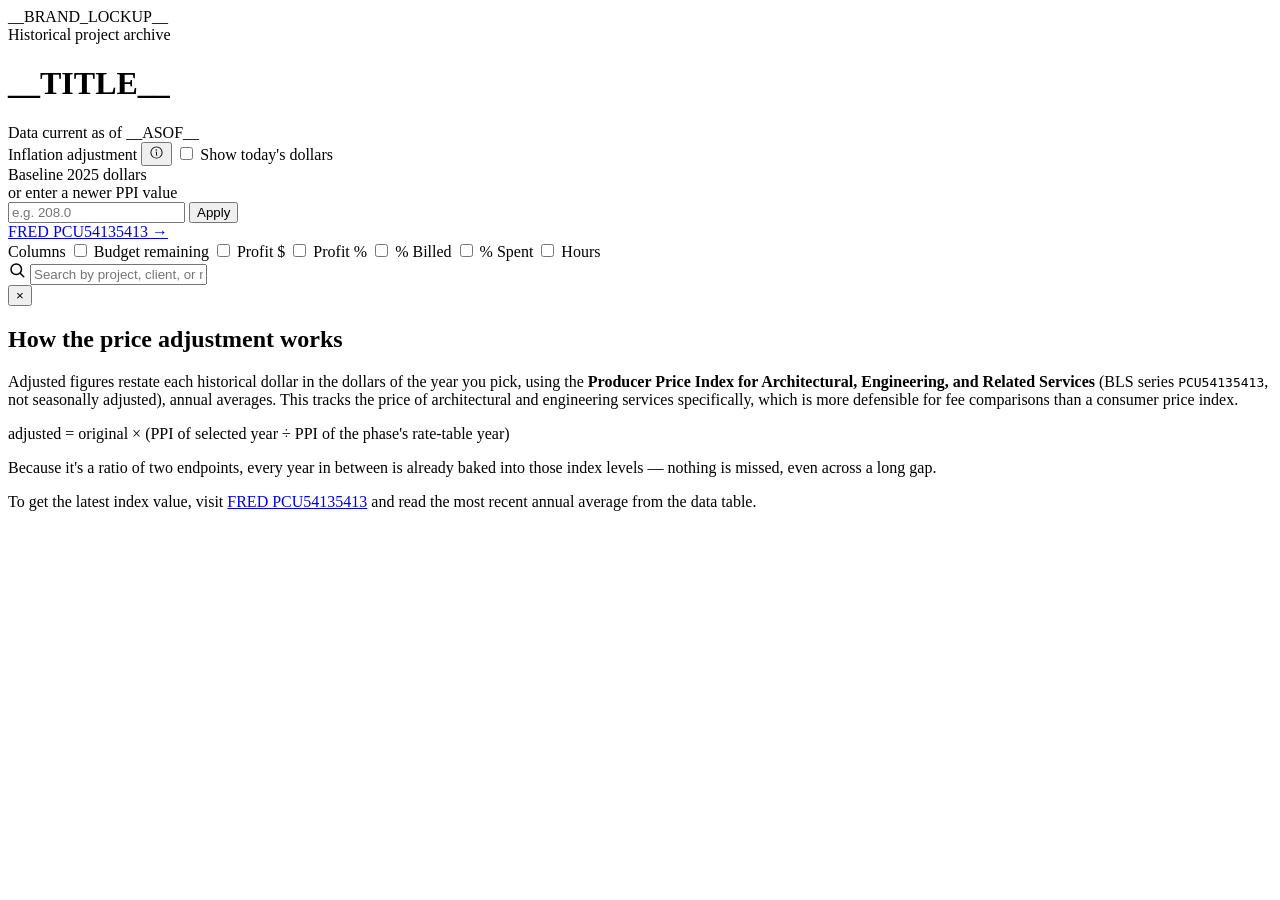
<file: archive-template.html>
<!doctype html>
<html lang="en">
    <head>
        <meta charset="UTF-8" />
        <meta name="viewport" content="width=device-width, initial-scale=1.0" />
        <title>__DOCTITLE__</title>
        <style>
            __STYLES__
        </style>
    </head>
    <body>
        <div class="wrap">
            __BRAND_LOCKUP__
            <div class="title-block">
                <div class="eyebrow">Historical project archive</div>
                <h1>__TITLE__</h1>
                <div class="asof">Data current as of __ASOF__</div>
            </div>

            <div class="infl" role="group" aria-label="Inflation adjustment">
                <span class="infl-label"
                    ><span class="dot"></span>Inflation adjustment
                    <button
                        class="info-btn"
                        id="infoBtn"
                        aria-label="About the inflation adjustment"
                    >
                        <svg
                            xmlns="http://www.w3.org/2000/svg"
                            width="15"
                            height="15"
                            fill="currentColor"
                            viewBox="0 0 256 256"
                        >
                            <path
                                d="M128,24A104,104,0,1,0,232,128,104.11,104.11,0,0,0,128,24Zm0,192a88,88,0,1,1,88-88A88.1,88.1,0,0,1,128,216Zm16-40a8,8,0,0,1-8,8,16,16,0,0,1-16-16V128a8,8,0,0,1,0-16,16,16,0,0,1,16,16v40A8,8,0,0,1,144,176ZM112,84a12,12,0,1,1,12,12A12,12,0,0,1,112,84Z"
                            ></path>
                        </svg>
                    </button>
                </span>
                <label class="toggle-wrap">
                    <span class="switch"
                        ><input type="checkbox" id="adjToggle" /><span
                            class="slider"
                        ></span
                    ></span>
                    Show today's dollars
                </label>
                <div class="infl-when-on">
                    <div class="infl-group">
                        <span class="infl-sub">Baseline</span>
                        <span class="infl-fixed" id="baselineLabel"
                            >2025 dollars</span
                        >
                    </div>
                    <span class="infl-or">or enter a newer PPI value</span>
                    <div class="infl-group">
                        <input
                            type="text"
                            id="manualCpi"
                            inputmode="decimal"
                            placeholder="e.g. 208.0"
                            aria-label="Manual PPI index value"
                        />
                        <button class="btn-apply" id="applyCpi">Apply</button>
                    </div>
                    <a
                        class="source-link"
                        href="https://fred.stlouisfed.org/series/PCU54135413"
                        target="_blank"
                        rel="noopener"
                        >FRED PCU54135413 →</a
                    >
                    <div class="infl-status" id="inflStatus"></div>
                </div>
            </div>

            <div class="col-toggles" role="group" aria-label="Optional columns">
                <span class="col-toggles-label">Columns</span>
                <label class="col-toggle-wrap"
                    ><input type="checkbox" id="colRemaining" /> Budget
                    remaining</label
                >
                <label class="col-toggle-wrap"
                    ><input type="checkbox" id="colProfit" /> Profit $</label
                >
                <label class="col-toggle-wrap"
                    ><input type="checkbox" id="colProfitPct" /> Profit %</label
                >
                <label class="col-toggle-wrap"
                    ><input type="checkbox" id="colBilledPct" /> % Billed</label
                >
                <label class="col-toggle-wrap"
                    ><input type="checkbox" id="colSpentPct" /> % Spent</label
                >
                <label class="col-toggle-wrap"
                    ><input type="checkbox" id="hoursToggle" /> Hours</label
                >
            </div>

            <div class="controls">
                <div class="search-row">
                    <svg
                        width="18"
                        height="18"
                        viewBox="0 0 24 24"
                        fill="none"
                        stroke="currentColor"
                        stroke-width="2"
                        stroke-linecap="round"
                    >
                        <circle cx="11" cy="11" r="7"></circle>
                        <line x1="21" y1="21" x2="16.65" y2="16.65"></line>
                    </svg>
                    <input
                        type="text"
                        id="search"
                        placeholder="Search by project, client, or number…"
                        autocomplete="off"
                    />
                </div>
            </div>

            <main class="list" id="list" aria-live="polite"></main>
        </div>

        <div
            class="modal-backdrop"
            id="modal"
            role="dialog"
            aria-modal="true"
            aria-labelledby="modalTitle"
        >
            <div class="modal">
                <button class="modal-close" id="modalClose" aria-label="Close">
                    &times;
                </button>
                <h2 id="modalTitle">How the price adjustment works</h2>
                <p>
                    Adjusted figures restate each historical dollar in the
                    dollars of the year you pick, using the
                    <strong
                        >Producer Price Index for Architectural, Engineering,
                        and Related Services</strong
                    >
                    (BLS series <code>PCU54135413</code>, not seasonally
                    adjusted), annual averages. This tracks the price of
                    architectural and engineering services specifically, which
                    is more defensible for fee comparisons than a consumer price
                    index.
                </p>
                <p class="formula">
                    adjusted = original &times; (PPI of selected year &divide;
                    PPI of the phase's rate-table year)
                </p>
                <p>
                    Because it's a ratio of two endpoints, every year in between
                    is already baked into those index levels — nothing is
                    missed, even across a long gap.
                </p>
                <p>
                    To get the latest index value, visit
                    <a
                        href="https://fred.stlouisfed.org/series/PCU54135413"
                        target="_blank"
                        rel="noopener"
                        >FRED PCU54135413</a
                    >
                    and read the most recent annual average from the data table.
                </p>
            </div>
        </div>

        <script>
            // Producer Price Index for Architectural, Engineering, and Related Services
            // BLS series PCU54135413 (via FRED: fred.stlouisfed.org/series/PCU54135413)
            // Annual averages 2010–2025; 2026 is a partial average (Jan–May).
            const PPI_AE = {
                2010: 143.5,
                2011: 145.5,
                2012: 147.5,
                2013: 149.9,
                2014: 152.2,
                2015: 156.2,
                2016: 159.4,
                2017: 162.9,
                2018: 166.5,
                2019: 170.1,
                2020: 170.6,
                2021: 174.9,
                2022: 183.1,
                2023: 189.0,
                2024: 193.3,
                2025: 197.7,
                2026: 200.8,
            };
            const DEFAULT_YEAR = 2025;

            const PROJECTS = __PROJECTS__;

            const state = {
                level: PPI_AE[DEFAULT_YEAR],
                manual: false,
                showAdj: false,
                search: "",
            };
            const formatUsd = (n) => "$" + Math.round(n).toLocaleString("en-US");
            const adj = (val, yr) =>
                val * (state.level / (PPI_AE[yr] || PPI_AE[DEFAULT_YEAR]));

            function projTotals(p) {
                return p.phases.reduce(
                    (t, ph) => {
                        t.contract += ph.contract;
                        t.billed += ph.billed;
                        t.spent += ph.spent;
                        t.cost += ph.cost;
                        t.hours += ph.hours || 0;
                        t.contractAdj += adj(ph.contract, ph.yr);
                        t.billedAdj += adj(ph.billed, ph.yr);
                        t.spentAdj += adj(ph.spent, ph.yr);
                        t.costAdj += adj(ph.cost, ph.yr);
                        return t;
                    },
                    {
                        contract: 0,
                        billed: 0,
                        spent: 0,
                        cost: 0,
                        hours: 0,
                        contractAdj: 0,
                        billedAdj: 0,
                        spentAdj: 0,
                        costAdj: 0,
                    },
                );
            }

            function renderStatus() {
                const lvl = state.level.toFixed(1);
                const yrTxt = state.manual
                    ? "a custom PPI value"
                    : DEFAULT_YEAR + " dollars";
                document.getElementById("inflStatus").innerHTML =
                    "Showing values in <b>" +
                    yrTxt +
                    "</b> &middot; A/E Services PPI <b>" +
                    lvl +
                    "</b>" +
                    (state.manual
                        ? " (manual)"
                        : " (annual avg · FRED PCU54135413)");
            }

            function tip(text) {
                return (
                    '<span class="tip" tabindex="0" data-tip="' +
                    text.replace(/"/g, "&quot;") +
                    '">' +
                    '<svg xmlns="http://www.w3.org/2000/svg" width="13" height="13" fill="currentColor" viewBox="0 0 256 256">' +
                    '<path d="M128,24A104,104,0,1,0,232,128,104.11,104.11,0,0,0,128,24Zm0,192a88,88,0,1,1,88-88A88.1,88.1,0,0,1,128,216Zm16-40a8,8,0,0,1-8,8,16,16,0,0,1-16-16V128a8,8,0,0,1,0-16,16,16,0,0,1,16,16v40A8,8,0,0,1,144,176ZM112,84a12,12,0,1,1,12,12A12,12,0,0,1,112,84Z"></path>' +
                    "</svg></span>"
                );
            }

            function marginBar(billed, cost) {
                if (!cost)
                    return '<div class="margin-bar"><span class="m-val">—</span></div>';
                const ratio = billed / cost,
                    isLoss = ratio < 1,
                    widthPct = Math.max(2, (Math.min(ratio, 2) / 2) * 100);
                return (
                    '<div class="margin-bar"><div class="m-track"><div class="m-mark"></div>' +
                    '<div class="m-fill ' +
                    (isLoss ? "loss" : "") +
                    '" style="width:' +
                    widthPct +
                    '%"></div></div>' +
                    '<span class="m-val ' +
                    (isLoss ? "loss" : "") +
                    '">' +
                    ratio.toFixed(2) +
                    "×</span></div>"
                );
            }
            function miniMargin(billed, cost) {
                if (!cost)
                    return '<div class="mini-margin"><span class="ml">Margin</span>—</div>';
                const ratio = billed / cost;
                return (
                    '<div class="mini-margin ' +
                    (ratio < 1 ? "loss" : "") +
                    '"><span class="ml">Margin</span>' +
                    ratio.toFixed(2) +
                    "×</div>"
                );
            }
            function moneyCell(val, yr) {
                return (
                    '<td class="num"><span class="h">' +
                    formatUsd(val) +
                    '</span><span class="a">' +
                    formatUsd(adj(val, yr)) +
                    "</span></td>"
                );
            }
            function pct(n, d) {
                return d ? (n / d) * 100 : null;
            }
            function formatPercent(v) {
                return v == null ? "—" : v.toFixed(1) + "%";
            }
            // Cells for the optional computed columns. `row` is either a phase or the
            // totals object — both expose contract/billed/spent/cost, so the same math
            // works for body rows and the tfoot. All figures are historical (not inflation
            // adjusted). Losses/over-budget percentages are wrapped in red.
            function computedCells(row) {
                var budgetRemaining = row.contract - row.spent;
                var profitDollars = row.billed - row.cost;
                var profitPct = pct(profitDollars, row.billed);
                var billedPct = pct(row.billed, row.contract);
                var spentPct = pct(row.spent, row.contract);
                var redIfNegative = function (value, format) {
                    return value != null && value < 0
                        ? '<span class="cv-neg">' + format(value) + "</span>"
                        : format(value);
                };
                var redIfOverBudget = function (value, format) {
                    return value != null && value > 100
                        ? '<span class="cv-over">' + format(value) + "</span>"
                        : format(value);
                };
                return (
                    '<td class="num col-remaining">' +
                    redIfNegative(budgetRemaining, formatUsd) +
                    "</td>" +
                    '<td class="num col-profit">' +
                    redIfNegative(profitDollars, formatUsd) +
                    "</td>" +
                    '<td class="num col-profit-pct">' +
                    redIfNegative(profitPct, formatPercent) +
                    "</td>" +
                    '<td class="num col-billed-pct">' +
                    redIfOverBudget(billedPct, formatPercent) +
                    "</td>" +
                    '<td class="num col-spent-pct">' +
                    redIfOverBudget(spentPct, formatPercent) +
                    "</td>"
                );
            }
            function hoursCell(hours, buckets) {
                var rows = (buckets || [])
                    .map(function (b) {
                        return (
                            '<span class="role-row"><span class="role-lbl">' +
                            b[0] +
                            '</span><span class="role-hrs">' +
                            b[1].toFixed(1) +
                            "h</span></span>"
                        );
                    })
                    .join("");
                return (
                    '<td class="num hours-col"><span class="hrs-total">' +
                    (hours || 0).toFixed(1) +
                    "h</span>" +
                    (rows
                        ? '<span class="role-detail">' + rows + "</span>"
                        : "") +
                    " </td>"
                );
            }
            function allHourlyNoContract(p) {
                return (
                    p.phases.length > 0 &&
                    p.phases.every(
                        (ph) =>
                            ph.bill === "hourly" &&
                            (!ph.contract || ph.contract === 0),
                    )
                );
            }
            function phaseTable(p) {
                const t = projTotals(p);
                const rows = p.phases
                    .map(
                        (ph) =>
                            '<tr><td class="ph-name">' +
                            ph.phase +
                            '<span class="yr">Started ' +
                            ph.yr +
                            "</span></td>" +
                            '<td><span class="bill ' +
                            ph.bill +
                            '">' +
                            ph.bill +
                            "</span></td>" +
                            moneyCell(ph.contract, ph.yr) +
                            moneyCell(ph.billed, ph.yr) +
                            moneyCell(ph.spent, ph.yr) +
                            moneyCell(ph.cost, ph.yr) +
                            computedCells(ph) +
                            hoursCell(ph.hours, ph.role_buckets) +
                            '<td class="margin-cell">' +
                            marginBar(ph.billed, ph.cost) +
                            "</td></tr>",
                    )
                    .join("");
                return (
                    '<div class="detail"><div class="table-wrap"><div class="table-scroll"><table>' +
                    "<thead><tr>" +
                    '<th class="l"><span class="th-label">Phase</span></th>' +
                    '<th class="l"><span class="th-label">Billing' +
                    tip(
                        "Billing method — fixed fee or hourly (time & materials)",
                    ) +
                    "</span></th>" +
                    '<th><span class="th-label">Contract' +
                    tip("Contracted fee amount for this phase") +
                    "</span></th>" +
                    '<th><span class="th-label">Contract billed' +
                    tip(
                        "Fees invoiced to the client, excluding reimbursable expense pass-throughs (Billed Extra)",
                    ) +
                    "</span></th>" +
                    '<th><span class="th-label">Budget spent' +
                    tip(
                        "Billable hours × bill rate. May differ slightly from BQE Core for phases with legacy entries not accessible via the API.",
                    ) +
                    "</span></th>" +
                    '<th><span class="th-label">Cost' +
                    tip(
                        "Staff time at cost rates plus non-reimbursable expenses",
                    ) +
                    "</span></th>" +
                    '<th class="col-remaining"><span class="th-label">Budget remaining' +
                    tip("Contract minus budget spent") +
                    "</span></th>" +
                    '<th class="col-profit"><span class="th-label">Profit $' +
                    tip("Contract billed minus cost") +
                    "</span></th>" +
                    '<th class="col-profit-pct"><span class="th-label">Profit %' +
                    tip("(Billed − cost) ÷ billed") +
                    "</span></th>" +
                    '<th class="col-billed-pct"><span class="th-label">% Billed' +
                    tip("Contract billed as a percentage of contracted fee") +
                    "</span></th>" +
                    '<th class="col-spent-pct"><span class="th-label">% Spent' +
                    tip("Budget spent as a percentage of contracted fee") +
                    "</span></th>" +
                    '<th class="hours-col"><span class="th-label">Hours' +
                    tip(
                        "Total hours logged per role — all staff, billable and non-billable",
                    ) +
                    "</span></th>" +
                    '<th><span class="th-label">Margin' +
                    tip(
                        "Billed ÷ cost — above 1.0× is profitable; the bar midpoint marks break-even",
                    ) +
                    "</span></th>" +
                    "</tr></thead>" +
                    "<tbody>" +
                    rows +
                    "</tbody>" +
                    '<tfoot><tr><td class="ph-name">Total</td><td></td>' +
                    '<td class="num"><span class="h">' +
                    formatUsd(t.contract) +
                    '</span><span class="a">' +
                    formatUsd(t.contractAdj) +
                    "</span></td>" +
                    '<td class="num"><span class="h">' +
                    formatUsd(t.billed) +
                    '</span><span class="a">' +
                    formatUsd(t.billedAdj) +
                    "</span></td>" +
                    '<td class="num"><span class="h">' +
                    formatUsd(t.spent) +
                    '</span><span class="a">' +
                    formatUsd(t.spentAdj) +
                    "</span></td>" +
                    '<td class="num"><span class="h">' +
                    formatUsd(t.cost) +
                    '</span><span class="a">' +
                    formatUsd(t.costAdj) +
                    "</span></td>" +
                    computedCells(t) +
                    '<td class="num hours-col">' +
                    t.hours.toFixed(1) +
                    "h</td>" +
                    '<td class="margin-cell">' +
                    marginBar(t.billed, t.cost) +
                    '</td></tr></tfoot></table></div><div class="scroll-fade"></div></div></div>'
                );
            }
            function escapeHtml(s) {
                return String(s)
                    .replace(/&/g, "&amp;")
                    .replace(/</g, "&lt;")
                    .replace(/>/g, "&gt;")
                    .replace(/"/g, "&quot;");
            }
            function renderList() {
                const list = document.getElementById("list");
                const visible = PROJECTS.filter((p) => {
                    const q = state.search.toLowerCase();
                    return (
                        !q ||
                        p.name.toLowerCase().includes(q) ||
                        (p.client || "").toLowerCase().includes(q) ||
                        p.num.toLowerCase().includes(q)
                    );
                });
                if (!visible.length) {
                    list.innerHTML =
                        '<div class="empty"><b>No projects match.</b> Try a different name, client, or number.</div>';
                    return;
                }
                list.innerHTML = visible
                    .map((p) => {
                        const t = projTotals(p);
                        const yrs = p.phases.map((ph) => ph.yr);
                        const span =
                            Math.min.apply(null, yrs) +
                            "–" +
                            Math.max.apply(null, yrs);
                        return (
                            '<article class="proj">' +
                            '<button class="proj-head" aria-expanded="false">' +
                            '<span class="proj-num">#' +
                            p.num +
                            "</span>" +
                            '<span class="proj-id-block"><span class="proj-name">' +
                            p.name +
                            "</span>" +
                            '<span class="proj-meta">' +
                            (p.client
                                ? '<span class="proj-client">' +
                                  escapeHtml(p.client) +
                                  "</span> · "
                                : "") +
                            p.phases.length +
                            " phase" +
                            (p.phases.length !== 1 ? "s" : "") +
                            " · started " +
                            span +
                            "</span></span>" +
                            '<span class="proj-totals">' +
                            '<span class="proj-money">' +
                            (allHourlyNoContract(p)
                                ? '<span class="h" style="color:var(--muted);font-size:13px">Hourly — open to view</span>'
                                : '<span class="h">' +
                                  formatUsd(t.contract) +
                                  '</span> <span class="a">&asymp; ' +
                                  formatUsd(t.contractAdj) +
                                  "</span>") +
                            "</span>" +
                            miniMargin(t.billed, t.cost) +
                            "</span>" +
                            '<svg class="chev" width="16" height="16" viewBox="0 0 24 24" fill="none" stroke="currentColor" stroke-width="2.4" stroke-linecap="round" stroke-linejoin="round"><polyline points="9 6 15 12 9 18"></polyline></svg>' +
                            "</button>" +
                            phaseTable(p) +
                            "</article>"
                        );
                    })
                    .join("");
                list.querySelectorAll(".proj-head").forEach((btn) => {
                    btn.addEventListener("click", () => {
                        const card = btn.closest(".proj");
                        btn.setAttribute(
                            "aria-expanded",
                            card.classList.toggle("open"),
                        );
                        // On open, set the initial scroll-hint state once the table has
                        // laid out. "at-end" (fade hidden) is true when scrolled to the
                        // right edge — or when the table doesn't overflow at all.
                        if (card.classList.contains("open")) {
                            requestAnimationFrame(function () {
                                const scroller =
                                    card.querySelector(".table-scroll");
                                if (scroller)
                                    scroller.parentElement.classList.toggle(
                                        "at-end",
                                        scroller.scrollLeft +
                                            scroller.clientWidth >=
                                            scroller.scrollWidth - 2,
                                    );
                            });
                        }
                    });
                });
                // Keep the scroll hint in sync as the user scrolls any table.
                // Capture phase (true) because scroll events don't bubble.
                list.addEventListener(
                    "scroll",
                    function (e) {
                        const scroller = e.target;
                        if (!scroller.classList.contains("table-scroll")) return;
                        scroller.parentElement.classList.toggle(
                            "at-end",
                            scroller.scrollLeft + scroller.clientWidth >=
                                scroller.scrollWidth - 2,
                        );
                    },
                    true,
                );
            }

            function applyManual() {
                const raw = parseFloat(
                    document.getElementById("manualCpi").value,
                );
                const lbl = document.getElementById("baselineLabel");
                if (!isFinite(raw) || raw <= 0) {
                    document.getElementById("manualCpi").value = "";
                    state.level = PPI_AE[DEFAULT_YEAR];
                    state.manual = false;
                    if (lbl) lbl.textContent = "2025 dollars";
                    refresh();
                    return;
                }
                state.level = raw;
                state.manual = true;
                if (lbl) lbl.textContent = "custom PPI " + raw;
                refresh();
            }
            function refresh() {
                renderStatus();
                renderList();
            }

            const adjToggle = document.getElementById("adjToggle");
            adjToggle.addEventListener("change", () => {
                state.showAdj = adjToggle.checked;
                document.body.classList.toggle("no-adj", !state.showAdj);
            });
            [
                ["hoursToggle", "show-hours"],
                ["colRemaining", "show-remaining"],
                ["colProfit", "show-profit"],
                ["colProfitPct", "show-profit-pct"],
                ["colBilledPct", "show-billed-pct"],
                ["colSpentPct", "show-spent-pct"],
            ].forEach(function (pair) {
                document
                    .getElementById(pair[0])
                    .addEventListener("change", function () {
                        document.body.classList.toggle(pair[1], this.checked);
                    });
            });

            const modal = document.getElementById("modal");
            function openModal() {
                modal.classList.add("open");
                document.getElementById("modalClose").focus();
            }
            function closeModal() {
                modal.classList.remove("open");
                document.getElementById("infoBtn").focus();
            }
            document
                .getElementById("infoBtn")
                .addEventListener("click", openModal);
            document
                .getElementById("modalClose")
                .addEventListener("click", closeModal);
            modal.addEventListener("click", (e) => {
                if (e.target === modal) closeModal();
            });
            document.addEventListener("keydown", (e) => {
                if (e.key === "Escape" && modal.classList.contains("open"))
                    closeModal();
            });

            document
                .getElementById("applyCpi")
                .addEventListener("click", applyManual);
            document
                .getElementById("manualCpi")
                .addEventListener("keydown", (e) => {
                    if (e.key === "Enter") applyManual();
                });
            // Only advertise client search when the data carries client names
            // (archives built from older fetches don't).
            if (!PROJECTS.some((p) => p.client)) {
                document.getElementById("search").placeholder =
                    "Search by project name or number…";
            }
            document.getElementById("search").addEventListener("input", (e) => {
                state.search = e.target.value;
                renderList();
            });

            // Tooltip for column header (i) buttons — uses position:fixed to escape overflow:auto table container
            (function () {
                let tt;
                function getTooltip() {
                    if (!tt) {
                        tt = document.createElement("div");
                        tt.style.cssText =
                            "position:fixed;z-index:999;background:#1d211d;color:#fff;font-size:11.5px;" +
                            "line-height:1.45;padding:6px 10px;border-radius:6px;max-width:220px;pointer-events:none;" +
                            "opacity:0;transition:opacity .15s;font-family:system-ui,sans-serif;font-style:normal;font-weight:400";
                        document.body.appendChild(tt);
                    }
                    return tt;
                }
                document.addEventListener("mouseover", function (e) {
                    const el = e.target.closest(".tip");
                    if (!el) return;
                    const t = getTooltip();
                    t.textContent = el.dataset.tip;
                    t.style.opacity = "0";
                    t.style.display = "block";
                    const r = el.getBoundingClientRect();
                    const w = t.offsetWidth;
                    let left = r.left + r.width / 2 - w / 2;
                    left = Math.max(
                        8,
                        Math.min(left, window.innerWidth - w - 8),
                    );
                    t.style.left = left + "px";
                    t.style.top = r.top - t.offsetHeight - 6 + "px";
                    t.style.opacity = "1";
                });
                document.addEventListener("mouseout", function (e) {
                    if (!e.target.closest(".tip")) return;
                    const t = getTooltip();
                    t.style.opacity = "0";
                });
                document.addEventListener("focusin", function (e) {
                    const el = e.target.closest(".tip");
                    if (!el) return;
                    el.dispatchEvent(
                        new MouseEvent("mouseover", { bubbles: true }),
                    );
                });
                document.addEventListener("focusout", function (e) {
                    if (!e.target.closest(".tip")) return;
                    const t = getTooltip();
                    if (t) t.style.opacity = "0";
                });
            })();

            document.body.classList.toggle("no-adj", !state.showAdj);
            refresh();
        </script>
    </body>
</html>
</file>
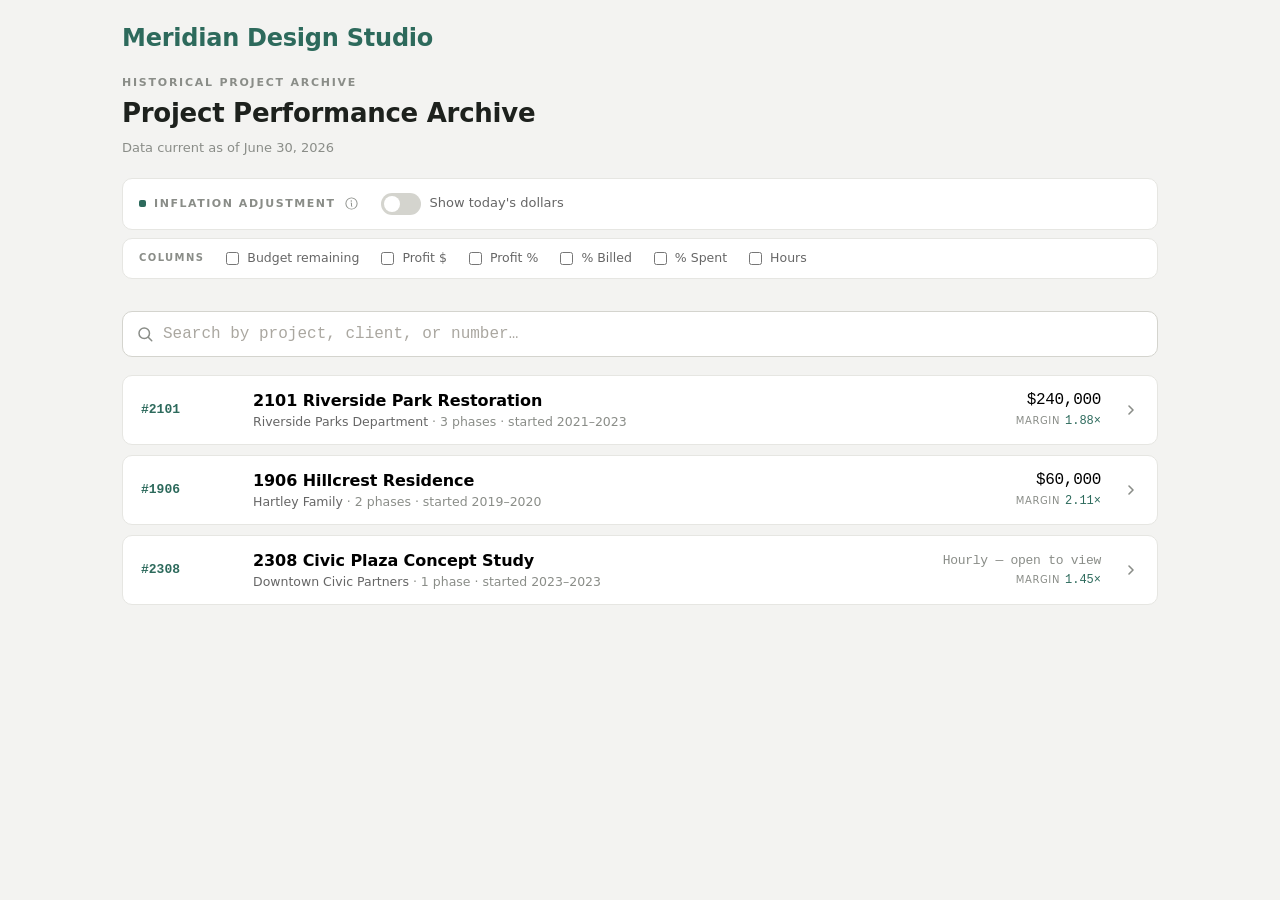
<file: sample-archive.html>
<!doctype html>
<html lang="en">
    <head>
        <meta charset="UTF-8" />
        <meta name="viewport" content="width=device-width, initial-scale=1.0" />
        <title>Meridian Design Studio — Project Performance Archive</title>
        <style>
            :root{
  --paper:#f3f3f1; --surface:#ffffff;
  --ink:#1d211d; --ink-soft:#666666; --muted:#8a8d88;
  --hair:#e6e6e2; --hair-strong:#d4d4ce;
  --teal:#2d6a5c;
  --teal-soft:rgb(230,237,235);
  --jasper:#E75B54;
  --radius:10px;
  --serif:Georgia,"Times New Roman",serif;
  --mono:ui-monospace,"SFMono-Regular",Menlo,Consolas,"Liberation Mono",monospace;
  --sans:system-ui,-apple-system,"Segoe UI",Roboto,Helvetica,Arial,sans-serif;
}
*{box-sizing:border-box}
html,body{margin:0}
body{background:var(--paper);color:var(--ink);font-family:var(--sans);font-size:15px;line-height:1.45;-webkit-font-smoothing:antialiased}
.wrap{max-width:1080px;margin:0 auto;padding:0 22px 80px}

.masthead{display:flex;align-items:flex-start;justify-content:space-between;gap:16px;flex-wrap:wrap;padding:26px 0 0}
.brand{display:flex;flex-direction:column;gap:5px}
.wordmark{font-size:24px;font-weight:700;letter-spacing:-.01em;color:var(--teal);line-height:1.05}

.title-block{padding:24px 0 0}
.eyebrow{font-size:11px;letter-spacing:.16em;text-transform:uppercase;color:var(--muted);font-weight:600}
h1{font-size:26px;letter-spacing:-.01em;margin:4px 0 0;font-weight:650}
.asof{font-size:13px;color:var(--muted);margin-top:6px}

.infl{margin-top:20px;background:var(--surface);border:1px solid var(--hair);border-radius:var(--radius);padding:14px 16px;display:flex;align-items:center;gap:14px 22px;flex-wrap:wrap}
.infl-label{font-size:11px;letter-spacing:.14em;text-transform:uppercase;color:var(--muted);font-weight:600;display:flex;align-items:center;gap:8px}
.infl-label .dot{width:7px;height:7px;border-radius:2px;background:var(--teal)}
.info-btn{border:0;background:none;padding:0;color:var(--muted);cursor:pointer;display:inline-flex;align-items:center;justify-content:center;vertical-align:middle}
.info-btn:hover{color:var(--teal)}
.toggle-wrap{display:flex;align-items:center;gap:9px;font-size:13px;color:var(--ink-soft)}
.switch{position:relative;display:inline-block;width:40px;height:22px;flex-shrink:0}
.switch input{opacity:0;width:0;height:0}
.slider{position:absolute;inset:0;background:var(--hair-strong);border-radius:999px;transition:.18s;cursor:pointer}
.slider::before{content:"";position:absolute;height:16px;width:16px;left:3px;top:3px;background:#fff;border-radius:50%;transition:.18s}
.switch input:checked + .slider{background:var(--teal)}
.switch input:checked + .slider::before{transform:translateX(18px)}
.switch input:focus-visible + .slider{outline:2px solid var(--teal);outline-offset:2px}
.infl-when-on{display:flex;align-items:center;gap:12px 18px;flex-wrap:wrap}
body.no-adj .infl-when-on{display:none}
body.no-adj .a{display:none !important}
.infl-group{display:flex;align-items:center;gap:9px}
.infl-sub{font-size:11px;letter-spacing:.1em;text-transform:uppercase;color:var(--muted);font-weight:600}
input[type=text]{font-family:var(--mono);font-size:14px;color:var(--ink);background:var(--surface);border:1px solid var(--hair-strong);border-radius:7px;padding:7px 10px;width:104px}
input:focus-visible,button:focus-visible{outline:2px solid var(--teal);outline-offset:2px}
.infl-or{font-size:12px;color:var(--muted)}
button{font-family:var(--sans);cursor:pointer}
.btn-apply{font-size:13px;font-weight:600;color:#fff;background:var(--teal);border:1px solid var(--teal);border-radius:7px;padding:7px 13px;transition:filter .15s}
.btn-apply:hover{filter:brightness(0.9)}
.source-link{font-size:12.5px;color:var(--teal);text-decoration:none;border-bottom:1px solid transparent}
.source-link:hover{border-bottom-color:var(--teal)}
.infl-status{flex-basis:100%;font-size:12.5px;color:var(--ink-soft);margin-top:2px}
.infl-status b{font-variant-numeric:tabular-nums;font-weight:650;color:var(--ink)}

.controls{position:sticky;top:0;z-index:5;background:var(--paper);padding:18px 0 12px;margin-top:14px}
.search-row{position:relative}
.search-row svg{position:absolute;left:14px;top:50%;transform:translateY(-50%);color:var(--muted)}
#search{width:100%;font-size:16px;padding:13px 14px 13px 40px;border:1px solid var(--hair-strong);border-radius:10px;background:var(--surface)}
#search::placeholder{color:#aaa7a0}

.list{margin-top:6px;display:flex;flex-direction:column;gap:10px}
.proj{background:var(--surface);border:1px solid var(--hair);border-radius:var(--radius);overflow:hidden}
.proj.open{border-color:var(--hair-strong);box-shadow:0 1px 0 var(--hair)}
.proj-head{display:grid;grid-template-columns:96px 1fr auto 22px;gap:16px;align-items:center;padding:15px 18px;cursor:pointer;width:100%;text-align:left;background:none;border:0}
.proj-num{font-family:var(--mono);font-size:13px;color:var(--teal);font-weight:600}
.proj-id-block{display:flex;flex-direction:column;gap:4px;min-width:0}
.proj-name{font-size:16px;font-weight:600;letter-spacing:-.005em}
.proj-meta{font-size:12.5px;color:var(--muted)}
.proj-client{color:var(--ink-soft);font-weight:500}
.proj-totals{text-align:right;display:flex;flex-direction:column;gap:5px;min-width:170px}
.proj-money .h{font-family:var(--mono);font-size:16px;font-variant-numeric:tabular-nums;letter-spacing:-.02em}
.proj-money .a{font-family:var(--mono);font-size:12px;color:var(--ink-soft);font-variant-numeric:tabular-nums}
.mini-margin{font-family:var(--mono);font-size:12px;font-variant-numeric:tabular-nums;color:var(--teal);text-align:right}
.mini-margin.loss{color:var(--jasper);font-weight:650}
.mini-margin .ml{font-family:var(--sans);font-size:10px;letter-spacing:.06em;text-transform:uppercase;color:var(--muted);margin-right:5px}
.chev{color:var(--muted);transition:transform .18s ease;justify-self:end}
.proj.open .chev{transform:rotate(90deg)}

.detail{display:none;border-top:1px solid var(--hair);padding:4px 18px 18px}
.proj.open .detail{display:block}
/* The horizontal bleed lives on .table-wrap so it spans the full card width and the
   right-edge scroll fade reaches the true container edge; .table-scroll keeps the
   inner padding so table content still lines up with the rest of the card. */
.table-wrap{position:relative;margin:0 -18px}
.table-scroll{overflow-x:auto;padding:0 18px}
/* Always-visible (non-overlay) horizontal scrollbar when the table overflows,
   so it's obvious there are more columns off-screen. */
.table-scroll{scrollbar-width:thin;scrollbar-color:var(--hair-strong) transparent}
.table-scroll::-webkit-scrollbar{height:10px}
.table-scroll::-webkit-scrollbar-track{background:transparent}
.table-scroll::-webkit-scrollbar-thumb{background:var(--hair-strong);border-radius:5px}
.table-scroll::-webkit-scrollbar-thumb:hover{background:var(--muted)}
/* Fade hint stops above the scrollbar so the bar stays fully visible; hidden once
   scrolled to the end (or when there's nothing to scroll) via the .at-end class. */
.scroll-fade{position:absolute;top:0;right:0;bottom:12px;width:48px;background:linear-gradient(to right,transparent,var(--surface));pointer-events:none;transition:opacity .2s}
.table-wrap.at-end .scroll-fade{opacity:0}
table{width:100%;border-collapse:collapse;font-size:13.5px;min-width:780px}
thead th{font-size:10px;letter-spacing:.08em;text-transform:uppercase;color:var(--muted);font-weight:600;text-align:right;padding:12px 10px 8px;border-bottom:1px solid var(--hair-strong);white-space:nowrap}
.tip{display:inline-flex;align-items:center;justify-content:center;color:var(--muted);cursor:default;vertical-align:middle;margin-left:3px;flex-shrink:0;border:0;background:none;padding:0}
.tip:hover,.tip:focus-visible{color:var(--teal);outline:none}
.th-label{display:inline-flex;align-items:center;gap:3px}
.th-label .tip{margin-left:0}
thead th.l{text-align:left}
tbody td{padding:11px 10px;border-bottom:1px solid var(--hair);text-align:right;vertical-align:middle}
tbody tr:last-child td{border-bottom:0}
.ph-name{text-align:left;font-weight:600;color:var(--ink)}
.ph-name .yr{display:block;font-size:11px;color:var(--muted);font-weight:500;font-family:var(--mono);margin-top:2px}
.bill{display:inline-block;font-size:10.5px;letter-spacing:.04em;text-transform:uppercase;font-weight:600;padding:2px 7px;border-radius:5px}
.bill.fixed{color:var(--ink-soft);background:#eef0ee;border:1px solid var(--hair-strong)}
.bill.hourly{color:var(--ink-soft);background:#f5f2ee;border:1px solid var(--hair-strong)}
.num{font-family:var(--mono);font-variant-numeric:tabular-nums}
.num .h{display:block;letter-spacing:-.02em}
.num .a{display:block;font-size:11px;color:var(--ink-soft);margin-top:2px}
.num .a::before{content:"\2248 "}
.margin-cell{min-width:140px}
.margin-bar{display:flex;align-items:center;gap:9px;justify-content:flex-end}
.m-track{position:relative;width:78px;height:6px;border-radius:3px;background:var(--hair);overflow:hidden;flex-shrink:0}
.m-fill{height:100%;background:var(--teal);border-radius:3px;transition:width .35s ease}
.m-fill.loss{background:var(--jasper)}
.m-mark{position:absolute;left:50%;top:-2px;width:2px;height:10px;background:var(--ink-soft);opacity:.5;transform:translateX(-1px);z-index:2}
.m-val{font-family:var(--mono);font-size:12.5px;font-variant-numeric:tabular-nums;min-width:42px;text-align:right;color:var(--teal);font-weight:600}
.m-val.loss{color:var(--jasper)}
tfoot td{padding:12px 10px 4px;border-top:2px solid var(--hair-strong);font-weight:650;text-align:right}
tfoot .ph-name{font-weight:700}

.empty{text-align:center;padding:56px 20px;color:var(--muted);background:var(--surface);border:1px dashed var(--hair-strong);border-radius:var(--radius)}
.empty b{display:block;color:var(--ink-soft);font-size:15px;margin-bottom:4px}

.modal-backdrop{position:fixed;inset:0;background:rgba(13,15,14,.5);display:none;align-items:center;justify-content:center;padding:20px;z-index:50}
.modal-backdrop.open{display:flex}
.modal{background:var(--surface);border-radius:14px;max-width:540px;width:100%;padding:26px 26px 22px;box-shadow:0 24px 64px rgba(0,0,0,.3);position:relative}
.modal h2{font-family:var(--serif);font-size:19px;margin:0 0 14px;letter-spacing:-.01em;color:var(--ink)}
.modal p{font-size:13.5px;color:var(--ink-soft);line-height:1.62;margin:0 0 13px}
.modal p:last-child{margin-bottom:0}
.modal code{font-family:var(--mono);background:var(--paper);border:1px solid var(--hair-strong);padding:1px 5px;border-radius:4px;font-size:11.5px;color:var(--ink-soft)}
.modal .formula{font-family:var(--mono);font-size:12.5px;background:var(--teal-soft);border:1px solid var(--hair-strong);border-radius:8px;padding:10px 12px;color:var(--ink);line-height:1.5}
.modal-close{position:absolute;top:12px;right:14px;border:0;background:none;font-size:24px;color:var(--muted);cursor:pointer;line-height:1;padding:4px 8px}
.modal-close:hover{color:var(--ink)}

.col-toggles{margin-top:8px;background:var(--surface);border:1px solid var(--hair);border-radius:var(--radius);padding:10px 16px;display:flex;align-items:center;gap:6px 18px;flex-wrap:wrap}
.col-toggles-label{font-size:10px;letter-spacing:.14em;text-transform:uppercase;color:var(--muted);font-weight:600;flex-shrink:0}
.col-toggle-wrap{display:flex;align-items:center;gap:5px;font-size:12.5px;color:var(--ink-soft);cursor:pointer;white-space:nowrap}
.col-toggle-wrap input{accent-color:var(--teal);cursor:pointer;width:13px;height:13px}

.hours-col,.col-remaining,.col-profit,.col-profit-pct,.col-billed-pct,.col-spent-pct{display:none}
body.show-hours .hours-col{display:table-cell}
body.show-remaining .col-remaining{display:table-cell}
body.show-profit .col-profit{display:table-cell}
body.show-profit-pct .col-profit-pct{display:table-cell}
body.show-billed-pct .col-billed-pct{display:table-cell}
body.show-spent-pct .col-spent-pct{display:table-cell}

.cv-neg{color:var(--jasper)}
.cv-over{color:var(--jasper)}

.hrs-total{display:block;font-family:var(--mono);font-variant-numeric:tabular-nums;letter-spacing:-.02em}
.role-detail{display:block;margin-top:5px}
.role-row{display:flex;justify-content:space-between;gap:12px;font-size:11px;color:var(--ink-soft);line-height:1.6}
.role-lbl{white-space:nowrap}
.role-hrs{font-family:var(--mono);font-variant-numeric:tabular-nums;flex-shrink:0}

@media (max-width:680px){
  .proj-head{grid-template-columns:1fr auto 22px;gap:10px}
  .proj-num{grid-column:1 / -1;order:-1}
  .proj-totals{min-width:0}
}
@media (prefers-reduced-motion:reduce){*{transition:none !important}}

        </style>
    </head>
    <body>
        <div class="wrap">
            <div class="masthead"><div class="brand"><div class="wordmark">Meridian Design Studio</div></div></div>
            <div class="title-block">
                <div class="eyebrow">Historical project archive</div>
                <h1>Project Performance Archive</h1>
                <div class="asof">Data current as of June 30, 2026</div>
            </div>

            <div class="infl" role="group" aria-label="Inflation adjustment">
                <span class="infl-label"
                    ><span class="dot"></span>Inflation adjustment
                    <button
                        class="info-btn"
                        id="infoBtn"
                        aria-label="About the inflation adjustment"
                    >
                        <svg
                            xmlns="http://www.w3.org/2000/svg"
                            width="15"
                            height="15"
                            fill="currentColor"
                            viewBox="0 0 256 256"
                        >
                            <path
                                d="M128,24A104,104,0,1,0,232,128,104.11,104.11,0,0,0,128,24Zm0,192a88,88,0,1,1,88-88A88.1,88.1,0,0,1,128,216Zm16-40a8,8,0,0,1-8,8,16,16,0,0,1-16-16V128a8,8,0,0,1,0-16,16,16,0,0,1,16,16v40A8,8,0,0,1,144,176ZM112,84a12,12,0,1,1,12,12A12,12,0,0,1,112,84Z"
                            ></path>
                        </svg>
                    </button>
                </span>
                <label class="toggle-wrap">
                    <span class="switch"
                        ><input type="checkbox" id="adjToggle" /><span
                            class="slider"
                        ></span
                    ></span>
                    Show today's dollars
                </label>
                <div class="infl-when-on">
                    <div class="infl-group">
                        <span class="infl-sub">Baseline</span>
                        <span class="infl-fixed" id="baselineLabel"
                            >2025 dollars</span
                        >
                    </div>
                    <span class="infl-or">or enter a newer PPI value</span>
                    <div class="infl-group">
                        <input
                            type="text"
                            id="manualCpi"
                            inputmode="decimal"
                            placeholder="e.g. 208.0"
                            aria-label="Manual PPI index value"
                        />
                        <button class="btn-apply" id="applyCpi">Apply</button>
                    </div>
                    <a
                        class="source-link"
                        href="https://fred.stlouisfed.org/series/PCU54135413"
                        target="_blank"
                        rel="noopener"
                        >FRED PCU54135413 →</a
                    >
                    <div class="infl-status" id="inflStatus"></div>
                </div>
            </div>

            <div class="col-toggles" role="group" aria-label="Optional columns">
                <span class="col-toggles-label">Columns</span>
                <label class="col-toggle-wrap"
                    ><input type="checkbox" id="colRemaining" /> Budget
                    remaining</label
                >
                <label class="col-toggle-wrap"
                    ><input type="checkbox" id="colProfit" /> Profit $</label
                >
                <label class="col-toggle-wrap"
                    ><input type="checkbox" id="colProfitPct" /> Profit %</label
                >
                <label class="col-toggle-wrap"
                    ><input type="checkbox" id="colBilledPct" /> % Billed</label
                >
                <label class="col-toggle-wrap"
                    ><input type="checkbox" id="colSpentPct" /> % Spent</label
                >
                <label class="col-toggle-wrap"
                    ><input type="checkbox" id="hoursToggle" /> Hours</label
                >
            </div>

            <div class="controls">
                <div class="search-row">
                    <svg
                        width="18"
                        height="18"
                        viewBox="0 0 24 24"
                        fill="none"
                        stroke="currentColor"
                        stroke-width="2"
                        stroke-linecap="round"
                    >
                        <circle cx="11" cy="11" r="7"></circle>
                        <line x1="21" y1="21" x2="16.65" y2="16.65"></line>
                    </svg>
                    <input
                        type="text"
                        id="search"
                        placeholder="Search by project, client, or number…"
                        autocomplete="off"
                    />
                </div>
            </div>

            <main class="list" id="list" aria-live="polite"></main>
        </div>

        <div
            class="modal-backdrop"
            id="modal"
            role="dialog"
            aria-modal="true"
            aria-labelledby="modalTitle"
        >
            <div class="modal">
                <button class="modal-close" id="modalClose" aria-label="Close">
                    &times;
                </button>
                <h2 id="modalTitle">How the price adjustment works</h2>
                <p>
                    Adjusted figures restate each historical dollar in the
                    dollars of the year you pick, using the
                    <strong
                        >Producer Price Index for Architectural, Engineering,
                        and Related Services</strong
                    >
                    (BLS series <code>PCU54135413</code>, not seasonally
                    adjusted), annual averages. This tracks the price of
                    architectural and engineering services specifically, which
                    is more defensible for fee comparisons than a consumer price
                    index.
                </p>
                <p class="formula">
                    adjusted = original &times; (PPI of selected year &divide;
                    PPI of the phase's rate-table year)
                </p>
                <p>
                    Because it's a ratio of two endpoints, every year in between
                    is already baked into those index levels — nothing is
                    missed, even across a long gap.
                </p>
                <p>
                    To get the latest index value, visit
                    <a
                        href="https://fred.stlouisfed.org/series/PCU54135413"
                        target="_blank"
                        rel="noopener"
                        >FRED PCU54135413</a
                    >
                    and read the most recent annual average from the data table.
                </p>
            </div>
        </div>

        <script>
            // Producer Price Index for Architectural, Engineering, and Related Services
            // BLS series PCU54135413 (via FRED: fred.stlouisfed.org/series/PCU54135413)
            // Annual averages 2010–2025; 2026 is a partial average (Jan–May).
            const PPI_AE = {
                2010: 143.5,
                2011: 145.5,
                2012: 147.5,
                2013: 149.9,
                2014: 152.2,
                2015: 156.2,
                2016: 159.4,
                2017: 162.9,
                2018: 166.5,
                2019: 170.1,
                2020: 170.6,
                2021: 174.9,
                2022: 183.1,
                2023: 189.0,
                2024: 193.3,
                2025: 197.7,
                2026: 200.8,
            };
            const DEFAULT_YEAR = 2025;

            const PROJECTS = [{"num": "2101", "name": "2101 Riverside Park Restoration", "client": "Riverside Parks Department", "phases": [{"phase": "Schematic Design", "bill": "fixed", "yr": 2021, "contract": 48000, "billed": 48000.0, "spent": 34340.0, "cost": 21600.0, "hours": 244.0, "role_buckets": [["Landscape Designer", 120.0], ["Project Manager", 60.0], ["Drafter", 40.0], ["Principal", 24.0]]}, {"phase": "Design Development", "bill": "fixed", "yr": 2022, "contract": 72000, "billed": 72000.0, "spent": 59850.0, "cost": 37620.0, "hours": 450.0, "role_buckets": [["Landscape Designer", 220.0], ["Drafter", 110.0], ["Project Manager", 90.0], ["Principal", 30.0]]}, {"phase": "Construction Documents", "bill": "fixed", "yr": 2023, "contract": 120000, "billed": 108000.0, "spent": 98180.0, "cost": 61760.0, "hours": 760.0, "role_buckets": [["Landscape Designer", 300.0], ["Drafter", 260.0], ["Project Manager", 160.0], ["Principal", 40.0]]}]}, {"num": "1906", "name": "1906 Hillcrest Residence", "client": "Hartley Family", "phases": [{"phase": "Schematic Design", "bill": "fixed", "yr": 2019, "contract": 40000, "billed": 40000.0, "spent": 14000.0, "cost": 8800.0, "hours": 100.0, "role_buckets": [["Landscape Designer", 80.0], ["Principal", 20.0]]}, {"phase": "Construction Administration", "bill": "hourly", "yr": 2020, "contract": 20000, "billed": 20000.0, "spent": 31160.0, "cost": 19700.0, "hours": 210.0, "role_buckets": [["Landscape Designer", 140.0], ["Principal", 60.0], ["Drafter", 10.0]]}]}, {"num": "2308", "name": "2308 Civic Plaza Concept Study", "client": "Downtown Civic Partners", "phases": [{"phase": "Feasibility Study", "bill": "hourly", "yr": 2023, "contract": 0, "billed": 14200.0, "spent": 15570.0, "cost": 9824.0, "hours": 94.0, "role_buckets": [["Project Manager", 46.0], ["Landscape Designer", 30.0], ["Principal", 18.0]]}]}];

            const state = {
                level: PPI_AE[DEFAULT_YEAR],
                manual: false,
                showAdj: false,
                search: "",
            };
            const formatUsd = (n) => "$" + Math.round(n).toLocaleString("en-US");
            const adj = (val, yr) =>
                val * (state.level / (PPI_AE[yr] || PPI_AE[DEFAULT_YEAR]));

            function projTotals(p) {
                return p.phases.reduce(
                    (t, ph) => {
                        t.contract += ph.contract;
                        t.billed += ph.billed;
                        t.spent += ph.spent;
                        t.cost += ph.cost;
                        t.hours += ph.hours || 0;
                        t.contractAdj += adj(ph.contract, ph.yr);
                        t.billedAdj += adj(ph.billed, ph.yr);
                        t.spentAdj += adj(ph.spent, ph.yr);
                        t.costAdj += adj(ph.cost, ph.yr);
                        return t;
                    },
                    {
                        contract: 0,
                        billed: 0,
                        spent: 0,
                        cost: 0,
                        hours: 0,
                        contractAdj: 0,
                        billedAdj: 0,
                        spentAdj: 0,
                        costAdj: 0,
                    },
                );
            }

            function renderStatus() {
                const lvl = state.level.toFixed(1);
                const yrTxt = state.manual
                    ? "a custom PPI value"
                    : DEFAULT_YEAR + " dollars";
                document.getElementById("inflStatus").innerHTML =
                    "Showing values in <b>" +
                    yrTxt +
                    "</b> &middot; A/E Services PPI <b>" +
                    lvl +
                    "</b>" +
                    (state.manual
                        ? " (manual)"
                        : " (annual avg · FRED PCU54135413)");
            }

            function tip(text) {
                return (
                    '<span class="tip" tabindex="0" data-tip="' +
                    text.replace(/"/g, "&quot;") +
                    '">' +
                    '<svg xmlns="http://www.w3.org/2000/svg" width="13" height="13" fill="currentColor" viewBox="0 0 256 256">' +
                    '<path d="M128,24A104,104,0,1,0,232,128,104.11,104.11,0,0,0,128,24Zm0,192a88,88,0,1,1,88-88A88.1,88.1,0,0,1,128,216Zm16-40a8,8,0,0,1-8,8,16,16,0,0,1-16-16V128a8,8,0,0,1,0-16,16,16,0,0,1,16,16v40A8,8,0,0,1,144,176ZM112,84a12,12,0,1,1,12,12A12,12,0,0,1,112,84Z"></path>' +
                    "</svg></span>"
                );
            }

            function marginBar(billed, cost) {
                if (!cost)
                    return '<div class="margin-bar"><span class="m-val">—</span></div>';
                const ratio = billed / cost,
                    isLoss = ratio < 1,
                    widthPct = Math.max(2, (Math.min(ratio, 2) / 2) * 100);
                return (
                    '<div class="margin-bar"><div class="m-track"><div class="m-mark"></div>' +
                    '<div class="m-fill ' +
                    (isLoss ? "loss" : "") +
                    '" style="width:' +
                    widthPct +
                    '%"></div></div>' +
                    '<span class="m-val ' +
                    (isLoss ? "loss" : "") +
                    '">' +
                    ratio.toFixed(2) +
                    "×</span></div>"
                );
            }
            function miniMargin(billed, cost) {
                if (!cost)
                    return '<div class="mini-margin"><span class="ml">Margin</span>—</div>';
                const ratio = billed / cost;
                return (
                    '<div class="mini-margin ' +
                    (ratio < 1 ? "loss" : "") +
                    '"><span class="ml">Margin</span>' +
                    ratio.toFixed(2) +
                    "×</div>"
                );
            }
            function moneyCell(val, yr) {
                return (
                    '<td class="num"><span class="h">' +
                    formatUsd(val) +
                    '</span><span class="a">' +
                    formatUsd(adj(val, yr)) +
                    "</span></td>"
                );
            }
            function pct(n, d) {
                return d ? (n / d) * 100 : null;
            }
            function formatPercent(v) {
                return v == null ? "—" : v.toFixed(1) + "%";
            }
            // Cells for the optional computed columns. `row` is either a phase or the
            // totals object — both expose contract/billed/spent/cost, so the same math
            // works for body rows and the tfoot. All figures are historical (not inflation
            // adjusted). Losses/over-budget percentages are wrapped in red.
            function computedCells(row) {
                var budgetRemaining = row.contract - row.spent;
                var profitDollars = row.billed - row.cost;
                var profitPct = pct(profitDollars, row.billed);
                var billedPct = pct(row.billed, row.contract);
                var spentPct = pct(row.spent, row.contract);
                var redIfNegative = function (value, format) {
                    return value != null && value < 0
                        ? '<span class="cv-neg">' + format(value) + "</span>"
                        : format(value);
                };
                var redIfOverBudget = function (value, format) {
                    return value != null && value > 100
                        ? '<span class="cv-over">' + format(value) + "</span>"
                        : format(value);
                };
                return (
                    '<td class="num col-remaining">' +
                    redIfNegative(budgetRemaining, formatUsd) +
                    "</td>" +
                    '<td class="num col-profit">' +
                    redIfNegative(profitDollars, formatUsd) +
                    "</td>" +
                    '<td class="num col-profit-pct">' +
                    redIfNegative(profitPct, formatPercent) +
                    "</td>" +
                    '<td class="num col-billed-pct">' +
                    redIfOverBudget(billedPct, formatPercent) +
                    "</td>" +
                    '<td class="num col-spent-pct">' +
                    redIfOverBudget(spentPct, formatPercent) +
                    "</td>"
                );
            }
            function hoursCell(hours, buckets) {
                var rows = (buckets || [])
                    .map(function (b) {
                        return (
                            '<span class="role-row"><span class="role-lbl">' +
                            b[0] +
                            '</span><span class="role-hrs">' +
                            b[1].toFixed(1) +
                            "h</span></span>"
                        );
                    })
                    .join("");
                return (
                    '<td class="num hours-col"><span class="hrs-total">' +
                    (hours || 0).toFixed(1) +
                    "h</span>" +
                    (rows
                        ? '<span class="role-detail">' + rows + "</span>"
                        : "") +
                    " </td>"
                );
            }
            function allHourlyNoContract(p) {
                return (
                    p.phases.length > 0 &&
                    p.phases.every(
                        (ph) =>
                            ph.bill === "hourly" &&
                            (!ph.contract || ph.contract === 0),
                    )
                );
            }
            function phaseTable(p) {
                const t = projTotals(p);
                const rows = p.phases
                    .map(
                        (ph) =>
                            '<tr><td class="ph-name">' +
                            ph.phase +
                            '<span class="yr">Started ' +
                            ph.yr +
                            "</span></td>" +
                            '<td><span class="bill ' +
                            ph.bill +
                            '">' +
                            ph.bill +
                            "</span></td>" +
                            moneyCell(ph.contract, ph.yr) +
                            moneyCell(ph.billed, ph.yr) +
                            moneyCell(ph.spent, ph.yr) +
                            moneyCell(ph.cost, ph.yr) +
                            computedCells(ph) +
                            hoursCell(ph.hours, ph.role_buckets) +
                            '<td class="margin-cell">' +
                            marginBar(ph.billed, ph.cost) +
                            "</td></tr>",
                    )
                    .join("");
                return (
                    '<div class="detail"><div class="table-wrap"><div class="table-scroll"><table>' +
                    "<thead><tr>" +
                    '<th class="l"><span class="th-label">Phase</span></th>' +
                    '<th class="l"><span class="th-label">Billing' +
                    tip(
                        "Billing method — fixed fee or hourly (time & materials)",
                    ) +
                    "</span></th>" +
                    '<th><span class="th-label">Contract' +
                    tip("Contracted fee amount for this phase") +
                    "</span></th>" +
                    '<th><span class="th-label">Contract billed' +
                    tip(
                        "Fees invoiced to the client, excluding reimbursable expense pass-throughs (Billed Extra)",
                    ) +
                    "</span></th>" +
                    '<th><span class="th-label">Budget spent' +
                    tip(
                        "Billable hours × bill rate. May differ slightly from BQE Core for phases with legacy entries not accessible via the API.",
                    ) +
                    "</span></th>" +
                    '<th><span class="th-label">Cost' +
                    tip(
                        "Staff time at cost rates plus non-reimbursable expenses",
                    ) +
                    "</span></th>" +
                    '<th class="col-remaining"><span class="th-label">Budget remaining' +
                    tip("Contract minus budget spent") +
                    "</span></th>" +
                    '<th class="col-profit"><span class="th-label">Profit $' +
                    tip("Contract billed minus cost") +
                    "</span></th>" +
                    '<th class="col-profit-pct"><span class="th-label">Profit %' +
                    tip("(Billed − cost) ÷ billed") +
                    "</span></th>" +
                    '<th class="col-billed-pct"><span class="th-label">% Billed' +
                    tip("Contract billed as a percentage of contracted fee") +
                    "</span></th>" +
                    '<th class="col-spent-pct"><span class="th-label">% Spent' +
                    tip("Budget spent as a percentage of contracted fee") +
                    "</span></th>" +
                    '<th class="hours-col"><span class="th-label">Hours' +
                    tip(
                        "Total hours logged per role — all staff, billable and non-billable",
                    ) +
                    "</span></th>" +
                    '<th><span class="th-label">Margin' +
                    tip(
                        "Billed ÷ cost — above 1.0× is profitable; the bar midpoint marks break-even",
                    ) +
                    "</span></th>" +
                    "</tr></thead>" +
                    "<tbody>" +
                    rows +
                    "</tbody>" +
                    '<tfoot><tr><td class="ph-name">Total</td><td></td>' +
                    '<td class="num"><span class="h">' +
                    formatUsd(t.contract) +
                    '</span><span class="a">' +
                    formatUsd(t.contractAdj) +
                    "</span></td>" +
                    '<td class="num"><span class="h">' +
                    formatUsd(t.billed) +
                    '</span><span class="a">' +
                    formatUsd(t.billedAdj) +
                    "</span></td>" +
                    '<td class="num"><span class="h">' +
                    formatUsd(t.spent) +
                    '</span><span class="a">' +
                    formatUsd(t.spentAdj) +
                    "</span></td>" +
                    '<td class="num"><span class="h">' +
                    formatUsd(t.cost) +
                    '</span><span class="a">' +
                    formatUsd(t.costAdj) +
                    "</span></td>" +
                    computedCells(t) +
                    '<td class="num hours-col">' +
                    t.hours.toFixed(1) +
                    "h</td>" +
                    '<td class="margin-cell">' +
                    marginBar(t.billed, t.cost) +
                    '</td></tr></tfoot></table></div><div class="scroll-fade"></div></div></div>'
                );
            }
            function escapeHtml(s) {
                return String(s)
                    .replace(/&/g, "&amp;")
                    .replace(/</g, "&lt;")
                    .replace(/>/g, "&gt;")
                    .replace(/"/g, "&quot;");
            }
            function renderList() {
                const list = document.getElementById("list");
                const visible = PROJECTS.filter((p) => {
                    const q = state.search.toLowerCase();
                    return (
                        !q ||
                        p.name.toLowerCase().includes(q) ||
                        (p.client || "").toLowerCase().includes(q) ||
                        p.num.toLowerCase().includes(q)
                    );
                });
                if (!visible.length) {
                    list.innerHTML =
                        '<div class="empty"><b>No projects match.</b> Try a different name, client, or number.</div>';
                    return;
                }
                list.innerHTML = visible
                    .map((p) => {
                        const t = projTotals(p);
                        const yrs = p.phases.map((ph) => ph.yr);
                        const span =
                            Math.min.apply(null, yrs) +
                            "–" +
                            Math.max.apply(null, yrs);
                        return (
                            '<article class="proj">' +
                            '<button class="proj-head" aria-expanded="false">' +
                            '<span class="proj-num">#' +
                            p.num +
                            "</span>" +
                            '<span class="proj-id-block"><span class="proj-name">' +
                            p.name +
                            "</span>" +
                            '<span class="proj-meta">' +
                            (p.client
                                ? '<span class="proj-client">' +
                                  escapeHtml(p.client) +
                                  "</span> · "
                                : "") +
                            p.phases.length +
                            " phase" +
                            (p.phases.length !== 1 ? "s" : "") +
                            " · started " +
                            span +
                            "</span></span>" +
                            '<span class="proj-totals">' +
                            '<span class="proj-money">' +
                            (allHourlyNoContract(p)
                                ? '<span class="h" style="color:var(--muted);font-size:13px">Hourly — open to view</span>'
                                : '<span class="h">' +
                                  formatUsd(t.contract) +
                                  '</span> <span class="a">&asymp; ' +
                                  formatUsd(t.contractAdj) +
                                  "</span>") +
                            "</span>" +
                            miniMargin(t.billed, t.cost) +
                            "</span>" +
                            '<svg class="chev" width="16" height="16" viewBox="0 0 24 24" fill="none" stroke="currentColor" stroke-width="2.4" stroke-linecap="round" stroke-linejoin="round"><polyline points="9 6 15 12 9 18"></polyline></svg>' +
                            "</button>" +
                            phaseTable(p) +
                            "</article>"
                        );
                    })
                    .join("");
                list.querySelectorAll(".proj-head").forEach((btn) => {
                    btn.addEventListener("click", () => {
                        const card = btn.closest(".proj");
                        btn.setAttribute(
                            "aria-expanded",
                            card.classList.toggle("open"),
                        );
                        // On open, set the initial scroll-hint state once the table has
                        // laid out. "at-end" (fade hidden) is true when scrolled to the
                        // right edge — or when the table doesn't overflow at all.
                        if (card.classList.contains("open")) {
                            requestAnimationFrame(function () {
                                const scroller =
                                    card.querySelector(".table-scroll");
                                if (scroller)
                                    scroller.parentElement.classList.toggle(
                                        "at-end",
                                        scroller.scrollLeft +
                                            scroller.clientWidth >=
                                            scroller.scrollWidth - 2,
                                    );
                            });
                        }
                    });
                });
                // Keep the scroll hint in sync as the user scrolls any table.
                // Capture phase (true) because scroll events don't bubble.
                list.addEventListener(
                    "scroll",
                    function (e) {
                        const scroller = e.target;
                        if (!scroller.classList.contains("table-scroll")) return;
                        scroller.parentElement.classList.toggle(
                            "at-end",
                            scroller.scrollLeft + scroller.clientWidth >=
                                scroller.scrollWidth - 2,
                        );
                    },
                    true,
                );
            }

            function applyManual() {
                const raw = parseFloat(
                    document.getElementById("manualCpi").value,
                );
                const lbl = document.getElementById("baselineLabel");
                if (!isFinite(raw) || raw <= 0) {
                    document.getElementById("manualCpi").value = "";
                    state.level = PPI_AE[DEFAULT_YEAR];
                    state.manual = false;
                    if (lbl) lbl.textContent = "2025 dollars";
                    refresh();
                    return;
                }
                state.level = raw;
                state.manual = true;
                if (lbl) lbl.textContent = "custom PPI " + raw;
                refresh();
            }
            function refresh() {
                renderStatus();
                renderList();
            }

            const adjToggle = document.getElementById("adjToggle");
            adjToggle.addEventListener("change", () => {
                state.showAdj = adjToggle.checked;
                document.body.classList.toggle("no-adj", !state.showAdj);
            });
            [
                ["hoursToggle", "show-hours"],
                ["colRemaining", "show-remaining"],
                ["colProfit", "show-profit"],
                ["colProfitPct", "show-profit-pct"],
                ["colBilledPct", "show-billed-pct"],
                ["colSpentPct", "show-spent-pct"],
            ].forEach(function (pair) {
                document
                    .getElementById(pair[0])
                    .addEventListener("change", function () {
                        document.body.classList.toggle(pair[1], this.checked);
                    });
            });

            const modal = document.getElementById("modal");
            function openModal() {
                modal.classList.add("open");
                document.getElementById("modalClose").focus();
            }
            function closeModal() {
                modal.classList.remove("open");
                document.getElementById("infoBtn").focus();
            }
            document
                .getElementById("infoBtn")
                .addEventListener("click", openModal);
            document
                .getElementById("modalClose")
                .addEventListener("click", closeModal);
            modal.addEventListener("click", (e) => {
                if (e.target === modal) closeModal();
            });
            document.addEventListener("keydown", (e) => {
                if (e.key === "Escape" && modal.classList.contains("open"))
                    closeModal();
            });

            document
                .getElementById("applyCpi")
                .addEventListener("click", applyManual);
            document
                .getElementById("manualCpi")
                .addEventListener("keydown", (e) => {
                    if (e.key === "Enter") applyManual();
                });
            // Only advertise client search when the data carries client names
            // (archives built from older fetches don't).
            if (!PROJECTS.some((p) => p.client)) {
                document.getElementById("search").placeholder =
                    "Search by project name or number…";
            }
            document.getElementById("search").addEventListener("input", (e) => {
                state.search = e.target.value;
                renderList();
            });

            // Tooltip for column header (i) buttons — uses position:fixed to escape overflow:auto table container
            (function () {
                let tt;
                function getTooltip() {
                    if (!tt) {
                        tt = document.createElement("div");
                        tt.style.cssText =
                            "position:fixed;z-index:999;background:#1d211d;color:#fff;font-size:11.5px;" +
                            "line-height:1.45;padding:6px 10px;border-radius:6px;max-width:220px;pointer-events:none;" +
                            "opacity:0;transition:opacity .15s;font-family:system-ui,sans-serif;font-style:normal;font-weight:400";
                        document.body.appendChild(tt);
                    }
                    return tt;
                }
                document.addEventListener("mouseover", function (e) {
                    const el = e.target.closest(".tip");
                    if (!el) return;
                    const t = getTooltip();
                    t.textContent = el.dataset.tip;
                    t.style.opacity = "0";
                    t.style.display = "block";
                    const r = el.getBoundingClientRect();
                    const w = t.offsetWidth;
                    let left = r.left + r.width / 2 - w / 2;
                    left = Math.max(
                        8,
                        Math.min(left, window.innerWidth - w - 8),
                    );
                    t.style.left = left + "px";
                    t.style.top = r.top - t.offsetHeight - 6 + "px";
                    t.style.opacity = "1";
                });
                document.addEventListener("mouseout", function (e) {
                    if (!e.target.closest(".tip")) return;
                    const t = getTooltip();
                    t.style.opacity = "0";
                });
                document.addEventListener("focusin", function (e) {
                    const el = e.target.closest(".tip");
                    if (!el) return;
                    el.dispatchEvent(
                        new MouseEvent("mouseover", { bubbles: true }),
                    );
                });
                document.addEventListener("focusout", function (e) {
                    if (!e.target.closest(".tip")) return;
                    const t = getTooltip();
                    if (t) t.style.opacity = "0";
                });
            })();

            document.body.classList.toggle("no-adj", !state.showAdj);
            refresh();
        </script>
    </body>
</html>
</file>
